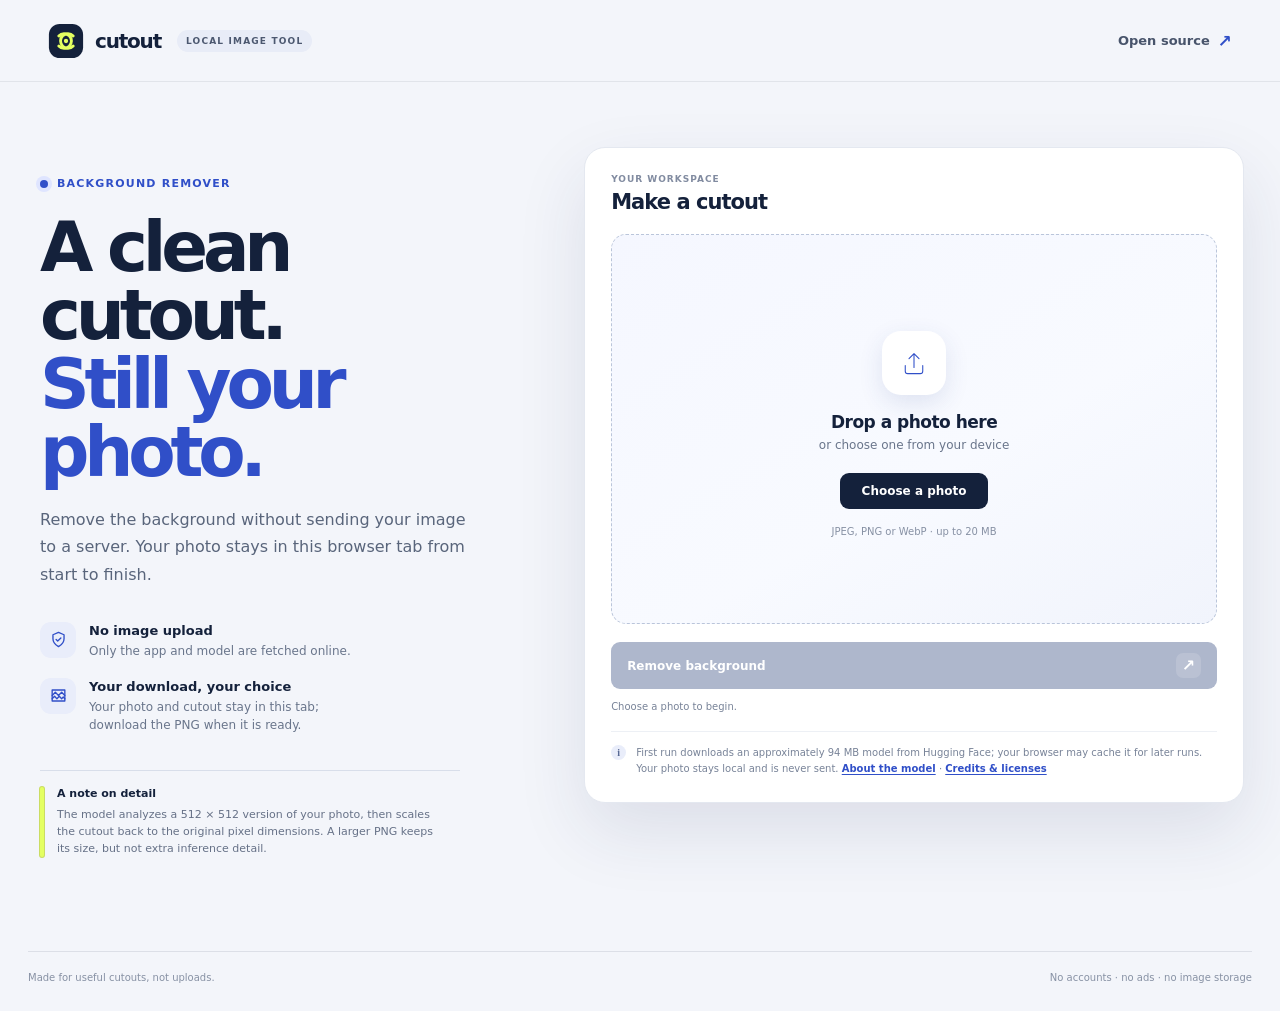
<file: index.html>
<!doctype html>
<html lang="en">
  <head>
    <meta charset="utf-8">
    <meta name="viewport" content="width=device-width, initial-scale=1">
    <meta name="theme-color" content="#f3f5fa">
    <meta name="description" content="Remove an image background in your browser. Your photo stays on your device; download a transparent PNG only when you choose.">
    <meta name="referrer" content="no-referrer">
    <title>Cutout — background removal, kept local</title>
    <link rel="icon" href="./favicon.svg" type="image/svg+xml">
    <link rel="stylesheet" href="./styles.css">
    <script type="module" src="./app.js"></script>
  </head>
  <body>
    <header class="topbar">
      <a class="brand" href="./" aria-label="Cutout home">
        <svg class="brand-mark" viewBox="0 0 40 40" aria-hidden="true">
          <rect x="1" y="1" width="38" height="38" rx="12" fill="currentColor" />
          <path d="M12 14.5a8.1 8.1 0 1 1 0 11M28 25.5a8.1 8.1 0 1 1 0-11" fill="none" stroke="#e4ff61" stroke-linecap="round" stroke-width="3.2" />
          <circle cx="20" cy="20" r="2.4" fill="#e4ff61" />
        </svg>
        <span>cutout</span>
        <span class="brand-note">LOCAL IMAGE TOOL</span>
      </a>
      <a class="github-link" href="https://github.com/melvinvarghese/Background-Remover" target="_blank" rel="noreferrer">Open source <span aria-hidden="true">↗</span></a>
    </header>

    <main class="page-shell">
      <section class="intro" aria-labelledby="mainTitle">
        <p class="eyebrow"><span class="eyebrow-dot"></span> Background remover</p>
        <h1 id="mainTitle">A clean cutout.<br><span>Still your photo.</span></h1>
        <p class="intro-copy">Remove the background without sending your image to a server. Your photo stays in this browser tab from start to finish.</p>

        <div class="promise-list" aria-label="Privacy and download details">
          <div class="promise-row">
            <span class="promise-icon" aria-hidden="true">
              <svg viewBox="0 0 24 24"><path d="M12 3 19 6v5c0 4.4-2.8 7.6-7 10-4.2-2.4-7-5.6-7-10V6l7-3Z"/><path d="m9 12 2 2 4-4"/></svg>
            </span>
            <div><strong>No image upload</strong><small>Only the app and model are fetched online.</small></div>
          </div>
          <div class="promise-row">
            <span class="promise-icon" aria-hidden="true">
              <svg viewBox="0 0 24 24"><path d="M4 5h16v14H4z"/><path d="m4 12 4-4 4 4 4-4 4 4M4 16l3-3 3 3 3-3 3 3 2-2 2 2"/></svg>
            </span>
            <div><strong>Your download, your choice</strong><small>Your photo and cutout stay in this tab; download the PNG when it is ready.</small></div>
          </div>
        </div>

        <p class="model-note"><span class="note-stroke" aria-hidden="true"></span><span><strong>A note on detail</strong>The model analyzes a 512 × 512 version of your photo, then scales the cutout back to the original pixel dimensions. A larger PNG keeps its size, but not extra inference detail.</span></p>
      </section>

      <section class="workbench" id="workbench" aria-labelledby="workbenchTitle">
        <div class="workbench-top">
          <div>
            <p class="step-label">Your workspace</p>
            <h2 id="workbenchTitle">Make a cutout</h2>
          </div>
          <button class="text-button" id="clearButton" type="button" hidden>Start over</button>
        </div>

        <div class="empty-prompt" id="emptyPrompt">
          <label class="dropzone" id="dropzone" for="imageInput">
            <input class="visually-hidden" id="imageInput" type="file" accept="image/jpeg,image/png,image/webp">
            <span class="upload-symbol" aria-hidden="true">
              <svg viewBox="0 0 48 48"><path d="M24 31V9m0 0-8 8m8-8 8 8M10 28v9a4 4 0 0 0 4 4h20a4 4 0 0 0 4-4v-9"/></svg>
            </span>
            <span class="drop-title">Drop a photo here</span>
            <span class="drop-subtitle">or choose one from your device</span>
            <span class="choose-button" id="introDropzone">Choose a photo</span>
            <span class="file-note">JPEG, PNG or WebP · up to 20 MB</span>
          </label>
        </div>

        <div class="image-workspace" id="imageWorkspace" hidden>
          <div class="source-caption"><span class="file-dot" aria-hidden="true"></span><span id="sourceLabel"></span></div>
          <div class="preview-grid">
            <figure class="preview-panel">
              <figcaption><span>Original</span><span class="preview-tag">LOCAL</span></figcaption>
              <div class="preview-frame"><img id="sourcePreview" alt="Selected original image"></div>
            </figure>
            <figure class="preview-panel">
              <figcaption><span>Transparent cutout</span><span class="preview-tag preview-tag--result">PNG</span></figcaption>
              <div class="preview-frame checkerboard"><canvas id="resultCanvas" aria-label="Background-removed image preview"></canvas><span class="result-placeholder">Your cutout<br>will appear here</span></div>
            </figure>
          </div>
          <div class="edge-control" id="edgeControl" hidden>
            <div class="edge-label"><label for="edgeSlider">Edge softness</label><span id="edgeValue">0%</span></div>
            <input id="edgeSlider" type="range" min="0" max="20" step="1" value="4" aria-describedby="edgeHelp">
            <p id="edgeHelp">A small feather can soften a hard edge.</p>
          </div>
        </div>

        <div class="actions">
          <button class="primary-button" id="processButton" type="button" disabled>
            <span>Remove background</span><span class="button-arrow" aria-hidden="true">↗</span>
          </button>
          <button class="download-button" id="downloadButton" type="button" hidden>
            <svg viewBox="0 0 24 24" aria-hidden="true"><path d="M12 3v12m0 0 5-5m-5 5-5-5M5 21h14"/></svg><span>Download transparent PNG</span>
          </button>
          <div class="status-wrap" aria-live="polite" aria-atomic="true">
            <p class="status" id="status"></p>
            <progress class="progress" id="progress" max="100" value="0" hidden></progress>
            <p class="progress-label" id="progressLabel"></p>
          </div>
        </div>

        <div class="model-disclosure">
          <span class="disclosure-mark" aria-hidden="true">i</span>
          <p>First run downloads an approximately 94 MB model from Hugging Face; your browser may cache it for later runs. Your photo stays local and is never sent. <a href="https://huggingface.co/studioludens/birefnet-lite-512" target="_blank" rel="noreferrer">About the model</a> · <a href="./credits.html">Credits &amp; licenses</a></p>
        </div>
      </section>
    </main>

    <footer class="site-footer">
      <span>Made for useful cutouts, not uploads.</span>
      <span>No accounts · no ads · no image storage</span>
    </footer>
  </body>
</html>
</file>
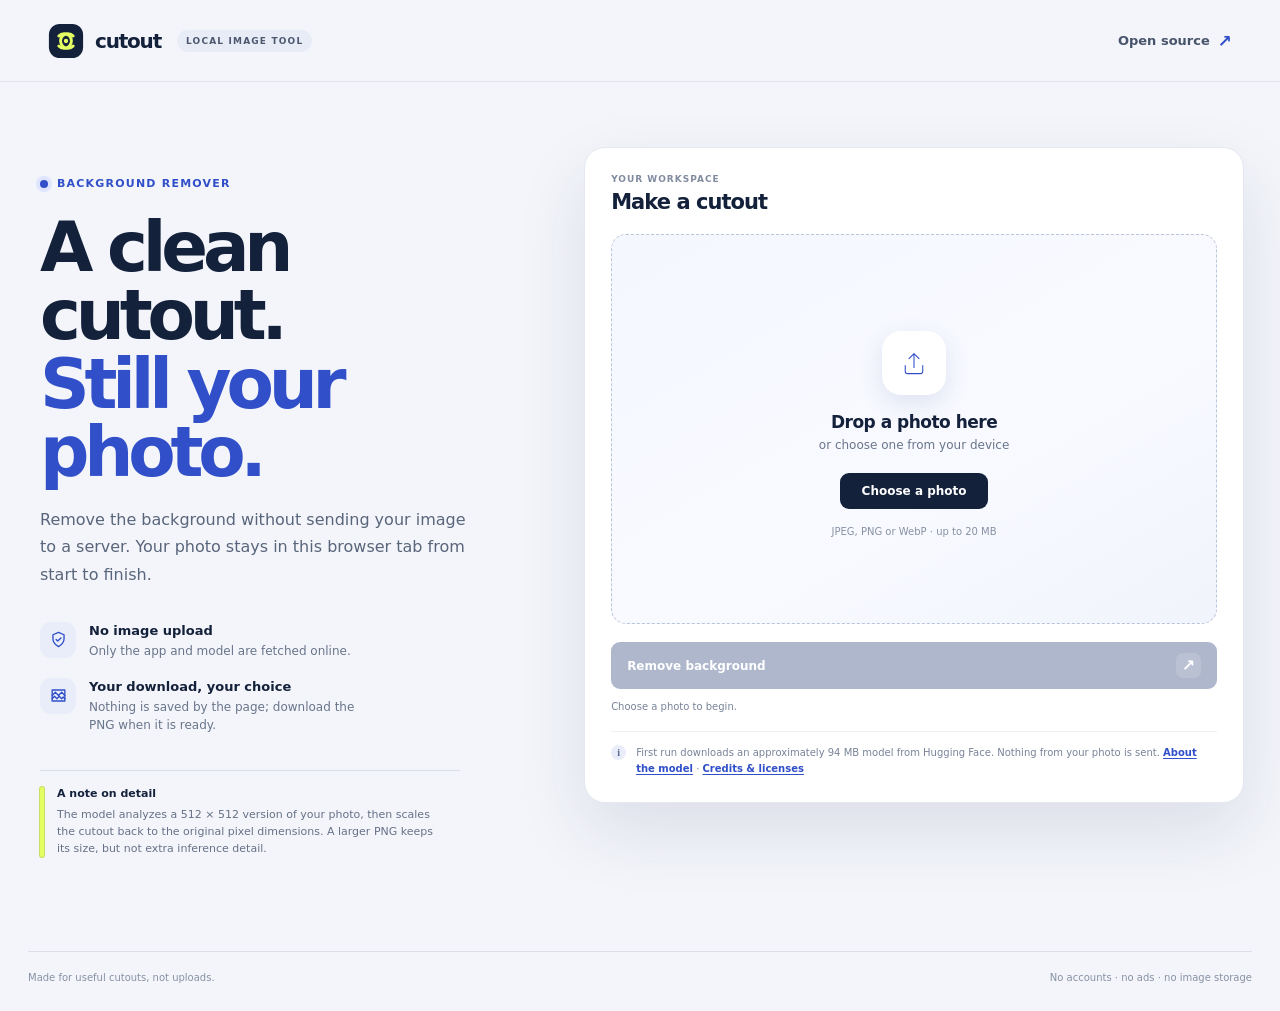
<file: site/index.html>
<!doctype html>
<html lang="en">
  <head>
    <meta charset="utf-8">
    <meta name="viewport" content="width=device-width, initial-scale=1">
    <meta name="theme-color" content="#f3f5fa">
    <meta name="description" content="Remove an image background in your browser. Your photo stays on your device; download a transparent PNG only when you choose.">
    <meta name="referrer" content="no-referrer">
    <title>Cutout — background removal, kept local</title>
    <link rel="icon" href="./favicon.svg" type="image/svg+xml">
    <link rel="stylesheet" href="./styles.css">
    <script type="module" src="./app.js"></script>
  </head>
  <body>
    <header class="topbar">
      <a class="brand" href="./" aria-label="Cutout home">
        <svg class="brand-mark" viewBox="0 0 40 40" aria-hidden="true">
          <rect x="1" y="1" width="38" height="38" rx="12" fill="currentColor" />
          <path d="M12 14.5a8.1 8.1 0 1 1 0 11M28 25.5a8.1 8.1 0 1 1 0-11" fill="none" stroke="#e4ff61" stroke-linecap="round" stroke-width="3.2" />
          <circle cx="20" cy="20" r="2.4" fill="#e4ff61" />
        </svg>
        <span>cutout</span>
        <span class="brand-note">LOCAL IMAGE TOOL</span>
      </a>
      <a class="github-link" href="https://github.com/melvinvarghese/Background-Remover" target="_blank" rel="noreferrer">Open source <span aria-hidden="true">↗</span></a>
    </header>

    <main class="page-shell">
      <section class="intro" aria-labelledby="mainTitle">
        <p class="eyebrow"><span class="eyebrow-dot"></span> Background remover</p>
        <h1 id="mainTitle">A clean cutout.<br><span>Still your photo.</span></h1>
        <p class="intro-copy">Remove the background without sending your image to a server. Your photo stays in this browser tab from start to finish.</p>

        <div class="promise-list" aria-label="Privacy and download details">
          <div class="promise-row">
            <span class="promise-icon" aria-hidden="true">
              <svg viewBox="0 0 24 24"><path d="M12 3 19 6v5c0 4.4-2.8 7.6-7 10-4.2-2.4-7-5.6-7-10V6l7-3Z"/><path d="m9 12 2 2 4-4"/></svg>
            </span>
            <div><strong>No image upload</strong><small>Only the app and model are fetched online.</small></div>
          </div>
          <div class="promise-row">
            <span class="promise-icon" aria-hidden="true">
              <svg viewBox="0 0 24 24"><path d="M4 5h16v14H4z"/><path d="m4 12 4-4 4 4 4-4 4 4M4 16l3-3 3 3 3-3 3 3 2-2 2 2"/></svg>
            </span>
            <div><strong>Your download, your choice</strong><small>Nothing is saved by the page; download the PNG when it is ready.</small></div>
          </div>
        </div>

        <p class="model-note"><span class="note-stroke" aria-hidden="true"></span><span><strong>A note on detail</strong>The model analyzes a 512 × 512 version of your photo, then scales the cutout back to the original pixel dimensions. A larger PNG keeps its size, but not extra inference detail.</span></p>
      </section>

      <section class="workbench" id="workbench" aria-labelledby="workbenchTitle">
        <div class="workbench-top">
          <div>
            <p class="step-label">Your workspace</p>
            <h2 id="workbenchTitle">Make a cutout</h2>
          </div>
          <button class="text-button" id="clearButton" type="button" hidden>Start over</button>
        </div>

        <div class="empty-prompt" id="emptyPrompt">
          <label class="dropzone" id="dropzone" for="imageInput">
            <input class="visually-hidden" id="imageInput" type="file" accept="image/jpeg,image/png,image/webp">
            <span class="upload-symbol" aria-hidden="true">
              <svg viewBox="0 0 48 48"><path d="M24 31V9m0 0-8 8m8-8 8 8M10 28v9a4 4 0 0 0 4 4h20a4 4 0 0 0 4-4v-9"/></svg>
            </span>
            <span class="drop-title">Drop a photo here</span>
            <span class="drop-subtitle">or choose one from your device</span>
            <span class="choose-button" id="introDropzone">Choose a photo</span>
            <span class="file-note">JPEG, PNG or WebP · up to 20 MB</span>
          </label>
        </div>

        <div class="image-workspace" id="imageWorkspace" hidden>
          <div class="source-caption"><span class="file-dot" aria-hidden="true"></span><span id="sourceLabel"></span></div>
          <div class="preview-grid">
            <figure class="preview-panel">
              <figcaption><span>Original</span><span class="preview-tag">LOCAL</span></figcaption>
              <div class="preview-frame"><img id="sourcePreview" alt="Selected original image"></div>
            </figure>
            <figure class="preview-panel">
              <figcaption><span>Transparent cutout</span><span class="preview-tag preview-tag--result">PNG</span></figcaption>
              <div class="preview-frame checkerboard"><canvas id="resultCanvas" aria-label="Background-removed image preview"></canvas><span class="result-placeholder">Your cutout<br>will appear here</span></div>
            </figure>
          </div>
          <div class="edge-control" id="edgeControl" hidden>
            <div class="edge-label"><label for="edgeSlider">Edge softness</label><span id="edgeValue">0%</span></div>
            <input id="edgeSlider" type="range" min="0" max="20" step="1" value="4" aria-describedby="edgeHelp">
            <p id="edgeHelp">A small feather can soften a hard edge.</p>
          </div>
        </div>

        <div class="actions">
          <button class="primary-button" id="processButton" type="button" disabled>
            <span>Remove background</span><span class="button-arrow" aria-hidden="true">↗</span>
          </button>
          <button class="download-button" id="downloadButton" type="button" hidden>
            <svg viewBox="0 0 24 24" aria-hidden="true"><path d="M12 3v12m0 0 5-5m-5 5-5-5M5 21h14"/></svg><span>Download transparent PNG</span>
          </button>
          <div class="status-wrap" aria-live="polite" aria-atomic="true">
            <p class="status" id="status"></p>
            <progress class="progress" id="progress" max="100" value="0" hidden></progress>
            <p class="progress-label" id="progressLabel"></p>
          </div>
        </div>

        <div class="model-disclosure">
          <span class="disclosure-mark" aria-hidden="true">i</span>
          <p>First run downloads an approximately 94 MB model from Hugging Face. Nothing from your photo is sent. <a href="https://huggingface.co/studioludens/birefnet-lite-512" target="_blank" rel="noreferrer">About the model</a> · <a href="./credits.html">Credits &amp; licenses</a></p>
        </div>
      </section>
    </main>

    <footer class="site-footer">
      <span>Made for useful cutouts, not uploads.</span>
      <span>No accounts · no ads · no image storage</span>
    </footer>
  </body>
</html>
</file>
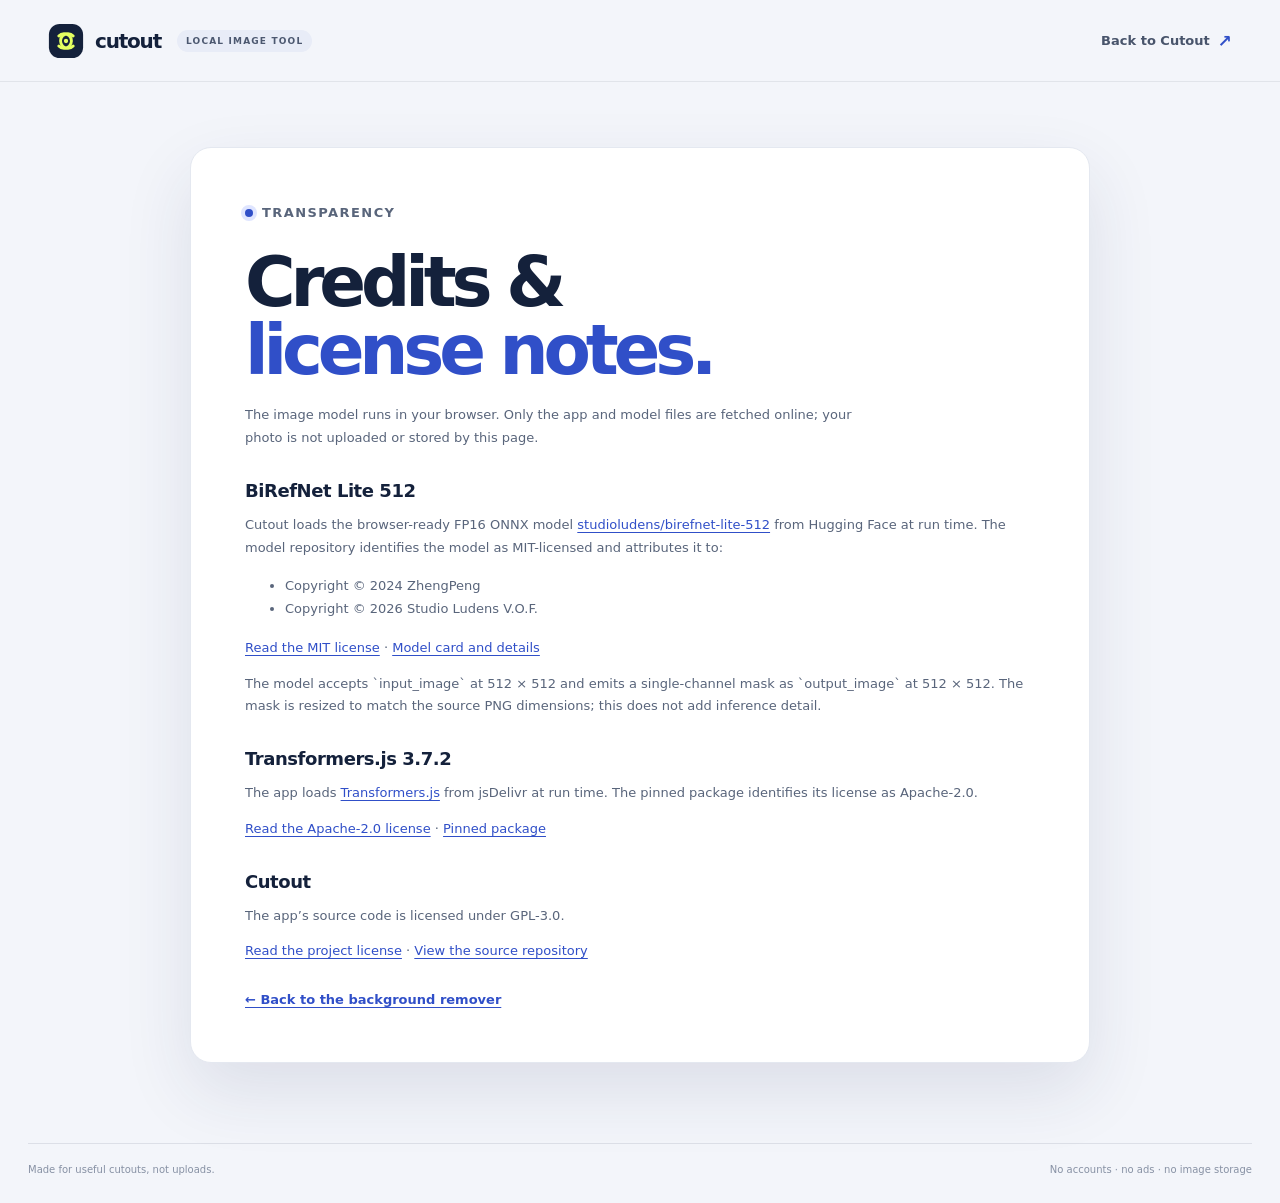
<file: credits.html>
<!doctype html>
<html lang="en">
  <head>
    <meta charset="utf-8">
    <meta name="viewport" content="width=device-width, initial-scale=1">
    <meta name="theme-color" content="#f3f5fa">
    <meta name="description" content="Open-source model, runtime, and project license notices for Cutout.">
    <meta name="referrer" content="no-referrer">
    <title>Credits &amp; licenses — Cutout</title>
    <link rel="icon" href="./favicon.svg" type="image/svg+xml">
    <link rel="stylesheet" href="./styles.css">
  </head>
  <body>
    <header class="topbar">
      <a class="brand" href="./" aria-label="Cutout home">
        <svg class="brand-mark" viewBox="0 0 40 40" aria-hidden="true">
          <rect x="1" y="1" width="38" height="38" rx="12" fill="currentColor" />
          <path d="M12 14.5a8.1 8.1 0 1 1 0 11M28 25.5a8.1 8.1 0 1 1 0-11" fill="none" stroke="#e4ff61" stroke-linecap="round" stroke-width="3.2" />
          <circle cx="20" cy="20" r="2.4" fill="#e4ff61" />
        </svg>
        <span>cutout</span>
        <span class="brand-note">LOCAL IMAGE TOOL</span>
      </a>
      <a class="github-link" href="./">Back to Cutout <span aria-hidden="true">↗</span></a>
    </header>

    <main class="credits-shell">
      <section class="credits-card" aria-labelledby="creditsTitle">
        <p class="eyebrow"><span class="eyebrow-dot"></span> Transparency</p>
        <h1 id="creditsTitle">Credits &amp;<br><span>license notes.</span></h1>
        <p class="credits-lede">The image model runs in your browser. Only the app and model files are fetched online; your photo is not uploaded or stored by this page.</p>

        <section aria-labelledby="birefnetTitle">
          <h2 id="birefnetTitle">BiRefNet Lite 512</h2>
          <p>Cutout loads the browser-ready FP16 ONNX model <a href="https://huggingface.co/studioludens/birefnet-lite-512" target="_blank" rel="noreferrer">studioludens/birefnet-lite-512</a> from Hugging Face at run time. The model repository identifies the model as MIT-licensed and attributes it to:</p>
          <ul>
            <li>Copyright © 2024 ZhengPeng</li>
            <li>Copyright © 2026 Studio Ludens V.O.F.</li>
          </ul>
          <p><a href="https://huggingface.co/studioludens/birefnet-lite-512/tree/main/LICENSE" target="_blank" rel="noreferrer">Read the MIT license</a> · <a href="https://huggingface.co/studioludens/birefnet-lite-512" target="_blank" rel="noreferrer">Model card and details</a></p>
          <p>The model accepts `input_image` at 512 × 512 and emits a single-channel mask as `output_image` at 512 × 512. The mask is resized to match the source PNG dimensions; this does not add inference detail.</p>
        </section>

        <section aria-labelledby="transformersTitle">
          <h2 id="transformersTitle">Transformers.js 3.7.2</h2>
          <p>The app loads <a href="https://github.com/huggingface/transformers.js" target="_blank" rel="noreferrer">Transformers.js</a> from jsDelivr at run time. The pinned package identifies its license as Apache-2.0.</p>
          <p><a href="https://cdn.jsdelivr.net/npm/@huggingface/transformers@3.7.2/LICENSE" target="_blank" rel="noreferrer">Read the Apache-2.0 license</a> · <a href="https://www.jsdelivr.com/package/npm/@huggingface/transformers" target="_blank" rel="noreferrer">Pinned package</a></p>
        </section>

        <section aria-labelledby="projectTitle">
          <h2 id="projectTitle">Cutout</h2>
          <p>The app’s source code is licensed under GPL-3.0.</p>
          <p><a href="https://github.com/melvinvarghese/Background-Remover/blob/main/LICENSE" target="_blank" rel="noreferrer">Read the project license</a> · <a href="https://github.com/melvinvarghese/Background-Remover" target="_blank" rel="noreferrer">View the source repository</a></p>
        </section>

        <a class="credits-return" href="./">← Back to the background remover</a>
      </section>
    </main>

    <footer class="site-footer">
      <span>Made for useful cutouts, not uploads.</span>
      <span>No accounts · no ads · no image storage</span>
    </footer>
  </body>
</html>
</file>
<file: styles.css>
@import url('data:text/css,');

:root {
  color-scheme: light;
  --ink: #14213b;
  --muted: #69758b;
  --line: #dce2ed;
  --paper: #f3f5fa;
  --white: #fff;
  --blue: #304fc8;
  --blue-dark: #233b9f;
  --blue-pale: #edf1ff;
  --lime: #e4ff61;
  --shadow: 0 28px 70px rgba(33, 47, 87, .11);
  font-family: Inter, ui-sans-serif, system-ui, -apple-system, BlinkMacSystemFont, "Segoe UI", sans-serif;
}

* { box-sizing: border-box; }
body { margin: 0; background: var(--paper); color: var(--ink); min-width: 320px; }
button, input { font: inherit; }
a { color: inherit; }
button:focus-visible, a:focus-visible, label:focus-within, input:focus-visible { outline: 3px solid #f1b816; outline-offset: 4px; }
[hidden] { display: none !important; }

.topbar { max-width: 1320px; height: 82px; padding: 0 48px; margin: 0 auto; display: flex; align-items: center; justify-content: space-between; border-bottom: 1px solid rgba(20, 33, 59, .08); }
.brand { display: inline-flex; align-items: center; gap: 11px; text-decoration: none; font-size: 20px; font-weight: 780; letter-spacing: -.06em; }
.brand-mark { width: 36px; height: 36px; color: var(--ink); }
.brand-note { margin-left: 5px; padding: 6px 9px; border-radius: 99px; background: #e8ecf7; color: #4c5870; font-size: 9px; font-weight: 760; letter-spacing: .13em; }
.github-link { display: inline-flex; align-items: center; gap: 8px; color: #48546b; font-size: 13px; font-weight: 640; text-decoration: none; }
.github-link span { color: var(--blue); font-size: 17px; }
.github-link:hover { color: var(--blue-dark); }

.page-shell { width: min(1224px, calc(100% - 72px)); margin: 65px auto 80px; display: grid; grid-template-columns: minmax(280px, .82fr) minmax(530px, 1.18fr); gap: clamp(42px, 7vw, 96px); align-items: start; }
.intro { padding: 30px 0 0 4px; }
.eyebrow, .step-label { margin: 0; color: var(--blue); font-size: 11px; font-weight: 760; letter-spacing: .11em; text-transform: uppercase; }
.eyebrow { display: flex; align-items: center; gap: 9px; }
.eyebrow-dot { display: inline-block; width: 8px; height: 8px; background: var(--blue); border-radius: 50%; box-shadow: 0 0 0 4px #dfe5ff; }
h1 { margin: 23px 0 20px; max-width: 520px; font-size: clamp(42px, 5.5vw, 69px); line-height: .99; letter-spacing: -.075em; font-weight: 740; }
h1 span { color: var(--blue); }
.intro-copy { max-width: 440px; margin: 0; color: #59657b; font-size: 16px; line-height: 1.7; }
.promise-list { margin: 34px 0 0; display: grid; gap: 18px; }
.promise-row { display: flex; align-items: flex-start; gap: 13px; }
.promise-icon { width: 36px; height: 36px; flex: 0 0 36px; display: grid; place-items: center; background: #e9edfa; border-radius: 11px; color: var(--blue); }
.promise-icon svg { width: 19px; height: 19px; fill: none; stroke: currentColor; stroke-linecap: round; stroke-linejoin: round; stroke-width: 1.7; }
.promise-row strong, .promise-row small { display: block; }
.promise-row strong { padding-top: 1px; font-size: 13px; font-weight: 710; }
.promise-row small { margin-top: 4px; max-width: 275px; color: var(--muted); font-size: 12px; line-height: 1.5; }
.model-note { max-width: 420px; margin: 36px 0 0; padding: 14px 16px 14px 0; border-top: 1px solid #d8deea; display: flex; gap: 13px; color: #667187; font-size: 11px; line-height: 1.55; }
.model-note strong { display: block; margin-bottom: 4px; color: var(--ink); font-size: 11px; }
.note-stroke { width: 4px; margin-top: 2px; flex: 0 0 4px; border-radius: 5px; background: var(--lime); box-shadow: 0 0 0 1px #cadc63; }

.workbench { overflow: hidden; min-height: 560px; padding: 26px; background: var(--white); border: 1px solid #e4e8f0; border-radius: 21px; box-shadow: var(--shadow); transition: outline-color .2s ease, box-shadow .2s ease; }
.workbench.is-dragging { outline: 3px solid var(--blue); outline-offset: 3px; box-shadow: 0 30px 80px rgba(48, 79, 200, .18); }
.workbench-top { margin-bottom: 20px; display: flex; align-items: center; justify-content: space-between; }
.step-label { color: #818ba0; font-size: 9px; }
h2 { margin: 6px 0 0; font-size: 21px; letter-spacing: -.045em; }
.text-button { padding: 8px 11px; border: 0; border-radius: 8px; background: transparent; color: var(--blue); font-size: 12px; font-weight: 700; cursor: pointer; }
.text-button:hover { background: var(--blue-pale); }
.text-button:disabled { opacity: .48; cursor: not-allowed; }
.dropzone { min-height: 390px; padding: 34px 24px 25px; display: flex; flex-direction: column; align-items: center; justify-content: center; border: 1.5px dashed #bac5da; border-radius: 15px; background: linear-gradient(150deg, #f5f7ff, #f8faff 58%, #f1f4fc); cursor: pointer; text-align: center; transition: border-color .18s ease, background .18s ease; }
.dropzone:hover { border-color: var(--blue); background: #f1f4ff; }
.upload-symbol { width: 64px; height: 64px; margin-bottom: 17px; display: grid; place-items: center; border-radius: 19px; color: var(--blue); background: var(--white); box-shadow: 0 8px 24px rgba(43, 62, 143, .12); }
.upload-symbol svg { width: 30px; height: 30px; fill: none; stroke: currentColor; stroke-linecap: round; stroke-linejoin: round; stroke-width: 1.7; }
.drop-title { font-size: 17px; font-weight: 720; letter-spacing: -.03em; }
.drop-subtitle { margin-top: 6px; color: var(--muted); font-size: 12px; }
.choose-button { min-width: 148px; margin-top: 21px; padding: 11px 17px; border-radius: 9px; background: var(--ink); color: var(--white); font-size: 12px; font-weight: 680; transition: background .15s ease, transform .15s ease; }
.dropzone:hover .choose-button { background: var(--blue); transform: translateY(-1px); }
.file-note { margin-top: 17px; color: #8791a4; font-size: 10px; }
.visually-hidden { position: absolute !important; width: 1px !important; height: 1px !important; padding: 0 !important; margin: -1px !important; overflow: hidden !important; clip: rect(0, 0, 0, 0) !important; white-space: nowrap !important; border: 0 !important; }

.source-caption { min-width: 0; margin: 0 0 12px; display: flex; align-items: center; gap: 8px; color: #5d687e; font-size: 11px; }
.file-dot { width: 7px; height: 7px; flex: 0 0 7px; border-radius: 50%; background: #90a5ff; }
#sourceLabel { overflow: hidden; text-overflow: ellipsis; white-space: nowrap; }
.preview-grid { display: grid; grid-template-columns: 1fr 1fr; gap: 12px; }
.preview-panel { min-width: 0; margin: 0; }
.preview-panel figcaption { height: 28px; display: flex; align-items: center; justify-content: space-between; color: #4b576e; font-size: 10px; font-weight: 690; }
.preview-tag { padding: 4px 6px; border-radius: 5px; background: #f0f2f6; color: #748097; font-size: 8px; font-weight: 770; letter-spacing: .08em; }
.preview-tag--result { background: #eef1ff; color: var(--blue); }
.preview-frame { height: 220px; overflow: hidden; display: flex; align-items: center; justify-content: center; border: 1px solid #e4e8ef; border-radius: 10px; background: #eef0f5; }
.preview-frame img, .preview-frame canvas { display: block; width: 100%; height: 100%; object-fit: contain; }
.checkerboard { position: relative; background-color: #fff; background-image: linear-gradient(45deg, #e8ebf2 25%, transparent 25%), linear-gradient(-45deg, #e8ebf2 25%, transparent 25%), linear-gradient(45deg, transparent 75%, #e8ebf2 75%), linear-gradient(-45deg, transparent 75%, #e8ebf2 75%); background-position: 0 0, 0 8px, 8px -8px, -8px 0; background-size: 16px 16px; }
.result-placeholder { position: absolute; color: #79849a; font-size: 12px; line-height: 1.6; text-align: center; pointer-events: none; }
#resultCanvas:not([width="1"]) + .result-placeholder { display: none; }
.edge-control { margin-top: 16px; }
.edge-label { display: flex; justify-content: space-between; align-items: center; color: #4f5c73; font-size: 11px; font-weight: 680; }
.edge-label span { color: var(--blue); font-variant-numeric: tabular-nums; }
.edge-control input { display: block; width: 100%; height: 5px; margin: 13px 0 7px; accent-color: var(--blue); cursor: pointer; }
.edge-control p { margin: 0; color: #929bad; font-size: 10px; }

.actions { margin-top: 18px; }
.primary-button, .download-button { width: 100%; min-height: 47px; padding: 0 16px; display: flex; align-items: center; justify-content: space-between; border: 0; border-radius: 9px; cursor: pointer; font-size: 12px; font-weight: 710; transition: background .16s ease, transform .16s ease; }
.primary-button { background: var(--blue); color: white; }
.primary-button:hover:not(:disabled) { background: var(--blue-dark); transform: translateY(-1px); }
.primary-button:disabled { background: #aeb7cc; cursor: not-allowed; }
.button-arrow { width: 25px; height: 25px; display: grid; place-items: center; border-radius: 7px; background: rgba(255,255,255,.15); font-size: 16px; }
.download-button { justify-content: center; gap: 9px; background: var(--ink); color: white; }
.download-button:hover { background: #263b65; }
.download-button svg { width: 17px; height: 17px; fill: none; stroke: currentColor; stroke-linecap: round; stroke-linejoin: round; stroke-width: 1.8; }
.status-wrap { min-height: 28px; padding-top: 10px; }
.status, .progress-label { margin: 0; color: #788398; font-size: 10px; line-height: 1.5; }
.status[data-kind="error"] { color: #b53030; }
.progress { width: 100%; height: 5px; margin: 7px 0 5px; overflow: hidden; appearance: none; border: 0; border-radius: 99px; background: #e9edf5; }
.progress::-webkit-progress-bar { border-radius: 99px; background: #e9edf5; }
.progress::-webkit-progress-value { border-radius: 99px; background: var(--blue); transition: width .2s ease; }
.progress::-moz-progress-bar { border-radius: 99px; background: var(--blue); }
.model-disclosure { margin-top: 14px; padding: 13px 0 0; border-top: 1px solid #edf0f5; display: flex; align-items: flex-start; gap: 10px; }
.disclosure-mark { width: 15px; height: 15px; flex: 0 0 15px; display: grid; place-items: center; border-radius: 50%; background: #e9edfa; color: #586994; font-family: Georgia, serif; font-size: 10px; font-weight: 700; }
.model-disclosure p { margin: 0; color: #788398; font-size: 10px; line-height: 1.55; }
.model-disclosure a { color: var(--blue); font-weight: 650; text-decoration-thickness: 1px; text-underline-offset: 2px; }

.credits-shell { width: min(900px, calc(100% - 72px)); margin: 65px auto 80px; }
.credits-card { padding: clamp(24px, 5vw, 54px); background: var(--white); border: 1px solid #e4e8f0; border-radius: 21px; box-shadow: var(--shadow); }
.credits-lede { max-width: 640px; color: #59657b; font-size: 15px; line-height: 1.7; }
.credits-card h2 { margin: 30px 0 9px; font-size: 18px; letter-spacing: -.025em; }
.credits-card p, .credits-card li { color: #59657b; font-size: 13px; line-height: 1.75; }
.credits-card a { color: var(--blue); text-underline-offset: 3px; }
.credits-return { display: inline-block; margin-top: 16px; font-size: 13px; font-weight: 700; }

.site-footer { max-width: 1224px; margin: 0 auto; padding: 20px 0 28px; display: flex; align-items: center; justify-content: space-between; border-top: 1px solid rgba(20, 33, 59, .1); color: #8791a4; font-size: 10px; }

@media (max-width: 900px) {
  .topbar { height: 72px; padding: 0 28px; }
  .page-shell { width: min(680px, calc(100% - 48px)); margin-top: 38px; grid-template-columns: 1fr; gap: 28px; }
  .credits-shell { width: min(680px, calc(100% - 48px)); margin-top: 38px; }
  .intro { padding-top: 0; }
  h1 { margin-top: 16px; font-size: clamp(40px, 8vw, 60px); }
  .intro-copy { max-width: 560px; }
  .promise-list { margin-top: 22px; grid-template-columns: 1fr 1fr; gap: 14px; }
  .model-note { max-width: none; margin-top: 22px; }
  .workbench { min-height: auto; }
  .site-footer { width: calc(100% - 48px); }
}

@media (max-width: 560px) {
  .topbar { height: 64px; padding: 0 18px; }
  .brand { gap: 8px; font-size: 18px; }
  .brand-mark { width: 32px; height: 32px; }
  .brand-note { display: none; }
  .github-link { font-size: 11px; }
  .page-shell { width: calc(100% - 32px); margin: 29px auto 50px; gap: 24px; }
  h1 { font-size: clamp(38px, 12vw, 52px); }
  .intro-copy { font-size: 14px; }
  .promise-list { grid-template-columns: 1fr; gap: 13px; }
  .model-note { font-size: 10px; }
  .workbench { padding: 17px; border-radius: 17px; }
  .dropzone { min-height: 320px; padding: 27px 16px 22px; }
  .preview-grid { gap: 8px; }
  .preview-frame { height: 160px; }
  .preview-panel figcaption { font-size: 9px; }
  .site-footer { width: calc(100% - 32px); padding-top: 15px; align-items: flex-start; gap: 10px; font-size: 9px; }
  .site-footer span:last-child { text-align: right; }
}

@media (prefers-reduced-motion: reduce) {
  *, *::before, *::after { scroll-behavior: auto !important; transition-duration: .01ms !important; animation-duration: .01ms !important; animation-iteration-count: 1 !important; }
}
</file>
<file: site/styles.css>
@import url('data:text/css,');

:root {
  color-scheme: light;
  --ink: #14213b;
  --muted: #69758b;
  --line: #dce2ed;
  --paper: #f3f5fa;
  --white: #fff;
  --blue: #304fc8;
  --blue-dark: #233b9f;
  --blue-pale: #edf1ff;
  --lime: #e4ff61;
  --shadow: 0 28px 70px rgba(33, 47, 87, .11);
  font-family: Inter, ui-sans-serif, system-ui, -apple-system, BlinkMacSystemFont, "Segoe UI", sans-serif;
}

* { box-sizing: border-box; }
body { margin: 0; background: var(--paper); color: var(--ink); min-width: 320px; }
button, input { font: inherit; }
a { color: inherit; }
button:focus-visible, a:focus-visible, label:focus-within, input:focus-visible { outline: 3px solid #f1b816; outline-offset: 4px; }
[hidden] { display: none !important; }

.topbar { max-width: 1320px; height: 82px; padding: 0 48px; margin: 0 auto; display: flex; align-items: center; justify-content: space-between; border-bottom: 1px solid rgba(20, 33, 59, .08); }
.brand { display: inline-flex; align-items: center; gap: 11px; text-decoration: none; font-size: 20px; font-weight: 780; letter-spacing: -.06em; }
.brand-mark { width: 36px; height: 36px; color: var(--ink); }
.brand-note { margin-left: 5px; padding: 6px 9px; border-radius: 99px; background: #e8ecf7; color: #4c5870; font-size: 9px; font-weight: 760; letter-spacing: .13em; }
.github-link { display: inline-flex; align-items: center; gap: 8px; color: #48546b; font-size: 13px; font-weight: 640; text-decoration: none; }
.github-link span { color: var(--blue); font-size: 17px; }
.github-link:hover { color: var(--blue-dark); }

.page-shell { width: min(1224px, calc(100% - 72px)); margin: 65px auto 80px; display: grid; grid-template-columns: minmax(280px, .82fr) minmax(530px, 1.18fr); gap: clamp(42px, 7vw, 96px); align-items: start; }
.intro { padding: 30px 0 0 4px; }
.eyebrow, .step-label { margin: 0; color: var(--blue); font-size: 11px; font-weight: 760; letter-spacing: .11em; text-transform: uppercase; }
.eyebrow { display: flex; align-items: center; gap: 9px; }
.eyebrow-dot { display: inline-block; width: 8px; height: 8px; background: var(--blue); border-radius: 50%; box-shadow: 0 0 0 4px #dfe5ff; }
h1 { margin: 23px 0 20px; max-width: 520px; font-size: clamp(42px, 5.5vw, 69px); line-height: .99; letter-spacing: -.075em; font-weight: 740; }
h1 span { color: var(--blue); }
.intro-copy { max-width: 440px; margin: 0; color: #59657b; font-size: 16px; line-height: 1.7; }
.promise-list { margin: 34px 0 0; display: grid; gap: 18px; }
.promise-row { display: flex; align-items: flex-start; gap: 13px; }
.promise-icon { width: 36px; height: 36px; flex: 0 0 36px; display: grid; place-items: center; background: #e9edfa; border-radius: 11px; color: var(--blue); }
.promise-icon svg { width: 19px; height: 19px; fill: none; stroke: currentColor; stroke-linecap: round; stroke-linejoin: round; stroke-width: 1.7; }
.promise-row strong, .promise-row small { display: block; }
.promise-row strong { padding-top: 1px; font-size: 13px; font-weight: 710; }
.promise-row small { margin-top: 4px; max-width: 275px; color: var(--muted); font-size: 12px; line-height: 1.5; }
.model-note { max-width: 420px; margin: 36px 0 0; padding: 14px 16px 14px 0; border-top: 1px solid #d8deea; display: flex; gap: 13px; color: #667187; font-size: 11px; line-height: 1.55; }
.model-note strong { display: block; margin-bottom: 4px; color: var(--ink); font-size: 11px; }
.note-stroke { width: 4px; margin-top: 2px; flex: 0 0 4px; border-radius: 5px; background: var(--lime); box-shadow: 0 0 0 1px #cadc63; }

.workbench { overflow: hidden; min-height: 560px; padding: 26px; background: var(--white); border: 1px solid #e4e8f0; border-radius: 21px; box-shadow: var(--shadow); transition: outline-color .2s ease, box-shadow .2s ease; }
.workbench.is-dragging { outline: 3px solid var(--blue); outline-offset: 3px; box-shadow: 0 30px 80px rgba(48, 79, 200, .18); }
.workbench-top { margin-bottom: 20px; display: flex; align-items: center; justify-content: space-between; }
.step-label { color: #818ba0; font-size: 9px; }
h2 { margin: 6px 0 0; font-size: 21px; letter-spacing: -.045em; }
.text-button { padding: 8px 11px; border: 0; border-radius: 8px; background: transparent; color: var(--blue); font-size: 12px; font-weight: 700; cursor: pointer; }
.text-button:hover { background: var(--blue-pale); }
.text-button:disabled { opacity: .48; cursor: not-allowed; }
.dropzone { min-height: 390px; padding: 34px 24px 25px; display: flex; flex-direction: column; align-items: center; justify-content: center; border: 1.5px dashed #bac5da; border-radius: 15px; background: linear-gradient(150deg, #f5f7ff, #f8faff 58%, #f1f4fc); cursor: pointer; text-align: center; transition: border-color .18s ease, background .18s ease; }
.dropzone:hover { border-color: var(--blue); background: #f1f4ff; }
.upload-symbol { width: 64px; height: 64px; margin-bottom: 17px; display: grid; place-items: center; border-radius: 19px; color: var(--blue); background: var(--white); box-shadow: 0 8px 24px rgba(43, 62, 143, .12); }
.upload-symbol svg { width: 30px; height: 30px; fill: none; stroke: currentColor; stroke-linecap: round; stroke-linejoin: round; stroke-width: 1.7; }
.drop-title { font-size: 17px; font-weight: 720; letter-spacing: -.03em; }
.drop-subtitle { margin-top: 6px; color: var(--muted); font-size: 12px; }
.choose-button { min-width: 148px; margin-top: 21px; padding: 11px 17px; border-radius: 9px; background: var(--ink); color: var(--white); font-size: 12px; font-weight: 680; transition: background .15s ease, transform .15s ease; }
.dropzone:hover .choose-button { background: var(--blue); transform: translateY(-1px); }
.file-note { margin-top: 17px; color: #8791a4; font-size: 10px; }
.visually-hidden { position: absolute !important; width: 1px !important; height: 1px !important; padding: 0 !important; margin: -1px !important; overflow: hidden !important; clip: rect(0, 0, 0, 0) !important; white-space: nowrap !important; border: 0 !important; }

.source-caption { min-width: 0; margin: 0 0 12px; display: flex; align-items: center; gap: 8px; color: #5d687e; font-size: 11px; }
.file-dot { width: 7px; height: 7px; flex: 0 0 7px; border-radius: 50%; background: #90a5ff; }
#sourceLabel { overflow: hidden; text-overflow: ellipsis; white-space: nowrap; }
.preview-grid { display: grid; grid-template-columns: 1fr 1fr; gap: 12px; }
.preview-panel { min-width: 0; margin: 0; }
.preview-panel figcaption { height: 28px; display: flex; align-items: center; justify-content: space-between; color: #4b576e; font-size: 10px; font-weight: 690; }
.preview-tag { padding: 4px 6px; border-radius: 5px; background: #f0f2f6; color: #748097; font-size: 8px; font-weight: 770; letter-spacing: .08em; }
.preview-tag--result { background: #eef1ff; color: var(--blue); }
.preview-frame { height: 220px; overflow: hidden; display: flex; align-items: center; justify-content: center; border: 1px solid #e4e8ef; border-radius: 10px; background: #eef0f5; }
.preview-frame img, .preview-frame canvas { display: block; width: 100%; height: 100%; object-fit: contain; }
.checkerboard { position: relative; background-color: #fff; background-image: linear-gradient(45deg, #e8ebf2 25%, transparent 25%), linear-gradient(-45deg, #e8ebf2 25%, transparent 25%), linear-gradient(45deg, transparent 75%, #e8ebf2 75%), linear-gradient(-45deg, transparent 75%, #e8ebf2 75%); background-position: 0 0, 0 8px, 8px -8px, -8px 0; background-size: 16px 16px; }
.result-placeholder { position: absolute; color: #79849a; font-size: 12px; line-height: 1.6; text-align: center; pointer-events: none; }
#resultCanvas:not([width="1"]) + .result-placeholder { display: none; }
.edge-control { margin-top: 16px; }
.edge-label { display: flex; justify-content: space-between; align-items: center; color: #4f5c73; font-size: 11px; font-weight: 680; }
.edge-label span { color: var(--blue); font-variant-numeric: tabular-nums; }
.edge-control input { display: block; width: 100%; height: 5px; margin: 13px 0 7px; accent-color: var(--blue); cursor: pointer; }
.edge-control p { margin: 0; color: #929bad; font-size: 10px; }

.actions { margin-top: 18px; }
.primary-button, .download-button { width: 100%; min-height: 47px; padding: 0 16px; display: flex; align-items: center; justify-content: space-between; border: 0; border-radius: 9px; cursor: pointer; font-size: 12px; font-weight: 710; transition: background .16s ease, transform .16s ease; }
.primary-button { background: var(--blue); color: white; }
.primary-button:hover:not(:disabled) { background: var(--blue-dark); transform: translateY(-1px); }
.primary-button:disabled { background: #aeb7cc; cursor: not-allowed; }
.button-arrow { width: 25px; height: 25px; display: grid; place-items: center; border-radius: 7px; background: rgba(255,255,255,.15); font-size: 16px; }
.download-button { justify-content: center; gap: 9px; background: var(--ink); color: white; }
.download-button:hover { background: #263b65; }
.download-button svg { width: 17px; height: 17px; fill: none; stroke: currentColor; stroke-linecap: round; stroke-linejoin: round; stroke-width: 1.8; }
.status-wrap { min-height: 28px; padding-top: 10px; }
.status, .progress-label { margin: 0; color: #788398; font-size: 10px; line-height: 1.5; }
.status[data-kind="error"] { color: #b53030; }
.progress { width: 100%; height: 5px; margin: 7px 0 5px; overflow: hidden; appearance: none; border: 0; border-radius: 99px; background: #e9edf5; }
.progress::-webkit-progress-bar { border-radius: 99px; background: #e9edf5; }
.progress::-webkit-progress-value { border-radius: 99px; background: var(--blue); transition: width .2s ease; }
.progress::-moz-progress-bar { border-radius: 99px; background: var(--blue); }
.model-disclosure { margin-top: 14px; padding: 13px 0 0; border-top: 1px solid #edf0f5; display: flex; align-items: flex-start; gap: 10px; }
.disclosure-mark { width: 15px; height: 15px; flex: 0 0 15px; display: grid; place-items: center; border-radius: 50%; background: #e9edfa; color: #586994; font-family: Georgia, serif; font-size: 10px; font-weight: 700; }
.model-disclosure p { margin: 0; color: #788398; font-size: 10px; line-height: 1.55; }
.model-disclosure a { color: var(--blue); font-weight: 650; text-decoration-thickness: 1px; text-underline-offset: 2px; }

.credits-shell { width: min(900px, calc(100% - 72px)); margin: 65px auto 80px; }
.credits-card { padding: clamp(24px, 5vw, 54px); background: var(--white); border: 1px solid #e4e8f0; border-radius: 21px; box-shadow: var(--shadow); }
.credits-lede { max-width: 640px; color: #59657b; font-size: 15px; line-height: 1.7; }
.credits-card h2 { margin: 30px 0 9px; font-size: 18px; letter-spacing: -.025em; }
.credits-card p, .credits-card li { color: #59657b; font-size: 13px; line-height: 1.75; }
.credits-card a { color: var(--blue); text-underline-offset: 3px; }
.credits-return { display: inline-block; margin-top: 16px; font-size: 13px; font-weight: 700; }

.site-footer { max-width: 1224px; margin: 0 auto; padding: 20px 0 28px; display: flex; align-items: center; justify-content: space-between; border-top: 1px solid rgba(20, 33, 59, .1); color: #8791a4; font-size: 10px; }

@media (max-width: 900px) {
  .topbar { height: 72px; padding: 0 28px; }
  .page-shell { width: min(680px, calc(100% - 48px)); margin-top: 38px; grid-template-columns: 1fr; gap: 28px; }
  .credits-shell { width: min(680px, calc(100% - 48px)); margin-top: 38px; }
  .intro { padding-top: 0; }
  h1 { margin-top: 16px; font-size: clamp(40px, 8vw, 60px); }
  .intro-copy { max-width: 560px; }
  .promise-list { margin-top: 22px; grid-template-columns: 1fr 1fr; gap: 14px; }
  .model-note { max-width: none; margin-top: 22px; }
  .workbench { min-height: auto; }
  .site-footer { width: calc(100% - 48px); }
}

@media (max-width: 560px) {
  .topbar { height: 64px; padding: 0 18px; }
  .brand { gap: 8px; font-size: 18px; }
  .brand-mark { width: 32px; height: 32px; }
  .brand-note { display: none; }
  .github-link { font-size: 11px; }
  .page-shell { width: calc(100% - 32px); margin: 29px auto 50px; gap: 24px; }
  h1 { font-size: clamp(38px, 12vw, 52px); }
  .intro-copy { font-size: 14px; }
  .promise-list { grid-template-columns: 1fr; gap: 13px; }
  .model-note { font-size: 10px; }
  .workbench { padding: 17px; border-radius: 17px; }
  .dropzone { min-height: 320px; padding: 27px 16px 22px; }
  .preview-grid { gap: 8px; }
  .preview-frame { height: 160px; }
  .preview-panel figcaption { font-size: 9px; }
  .site-footer { width: calc(100% - 32px); padding-top: 15px; align-items: flex-start; gap: 10px; font-size: 9px; }
  .site-footer span:last-child { text-align: right; }
}

@media (prefers-reduced-motion: reduce) {
  *, *::before, *::after { scroll-behavior: auto !important; transition-duration: .01ms !important; animation-duration: .01ms !important; animation-iteration-count: 1 !important; }
}
</file>
